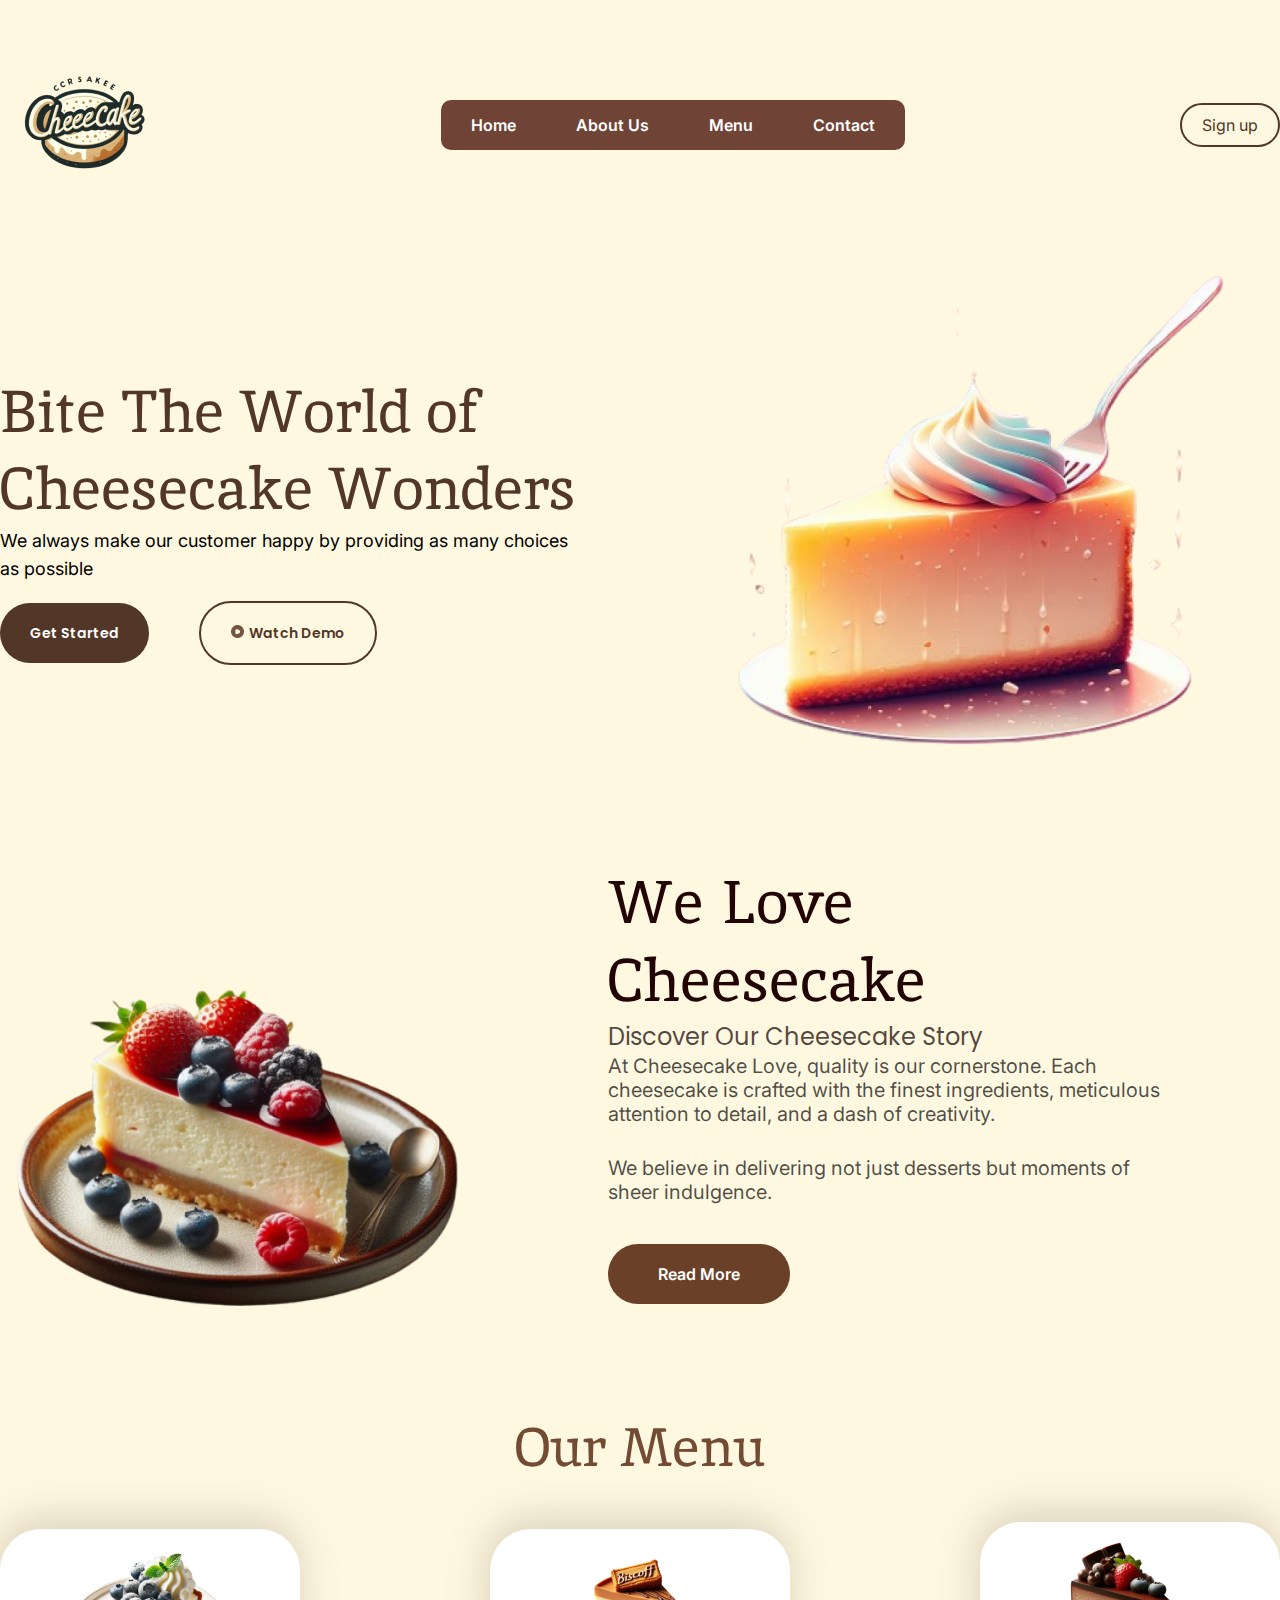
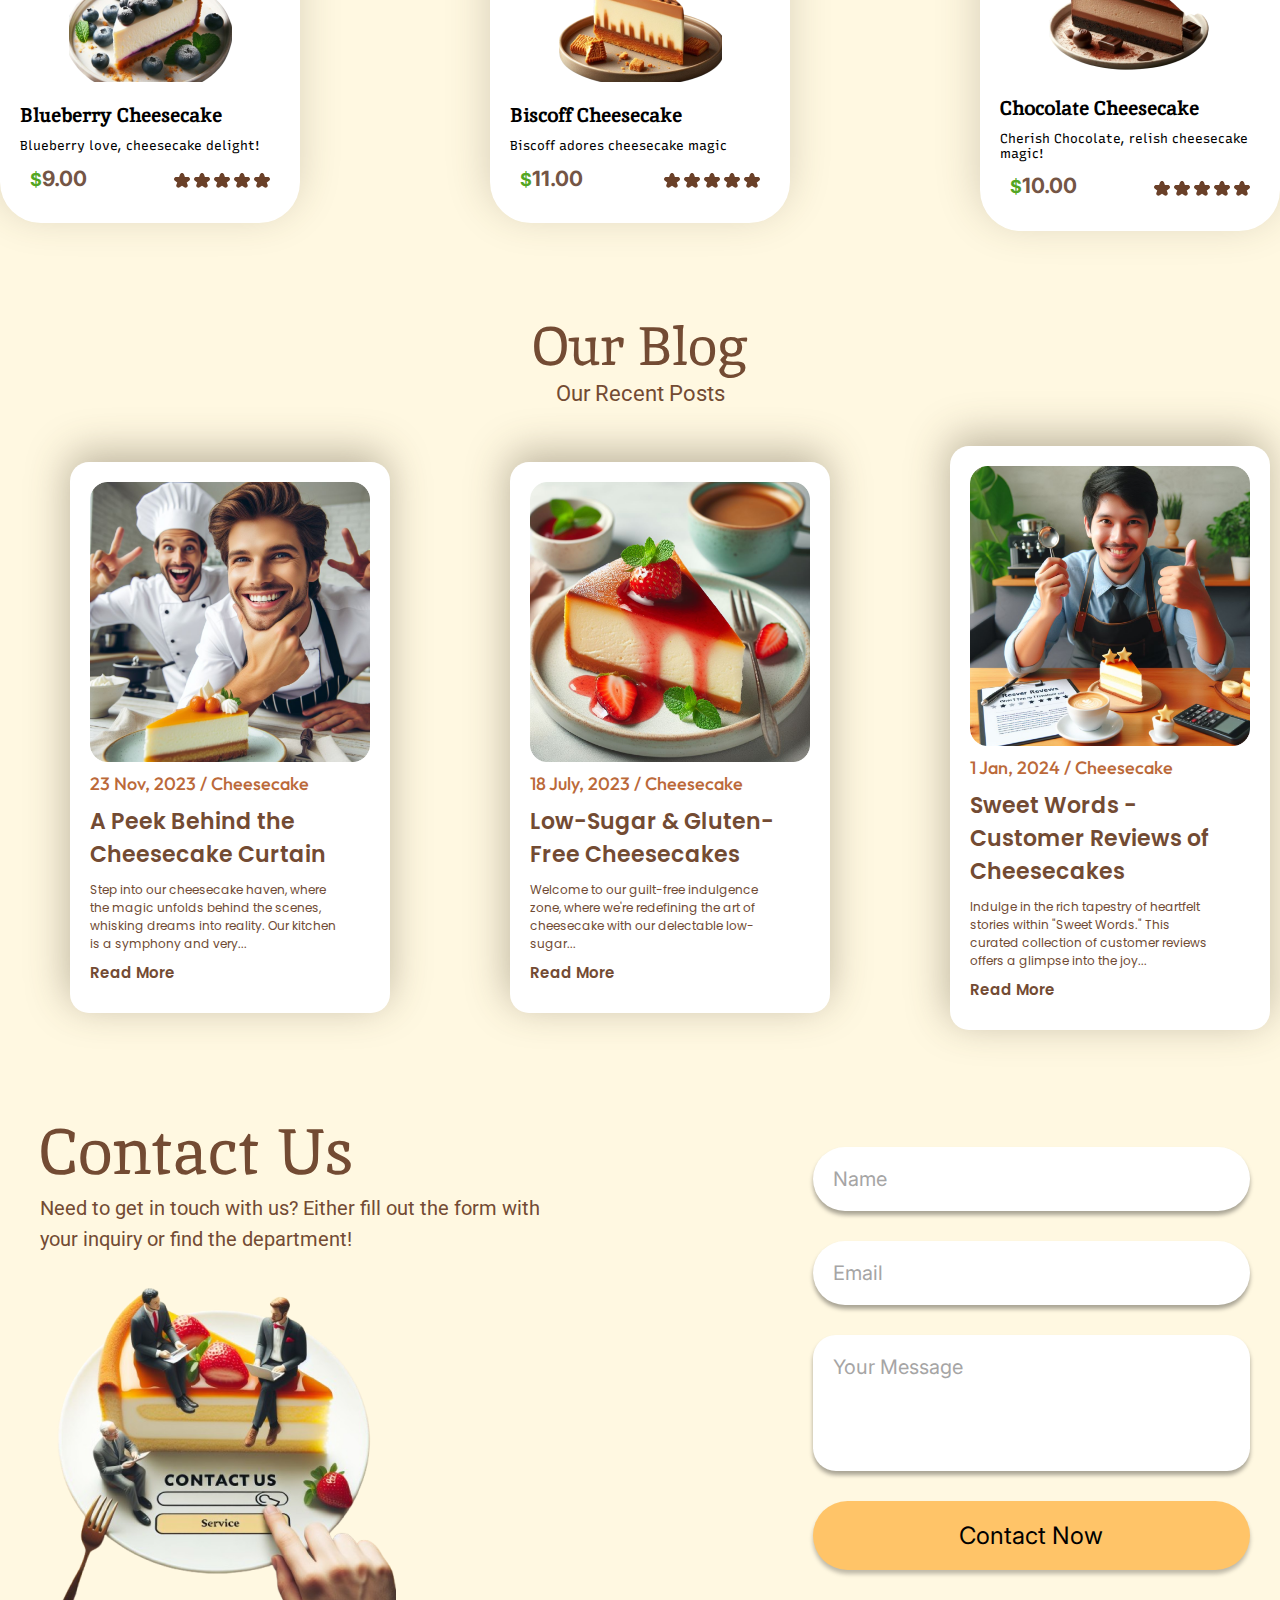
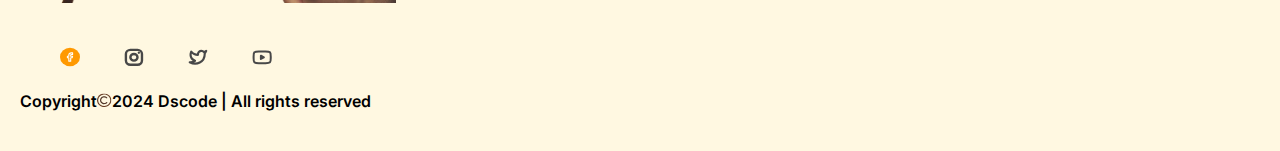
<file: index.html>
<!DOCTYPE html>
<html lang="en">
  <head>
    <meta charset="UTF-8" />
    <meta name="viewport" content="width=device-width, initial-scale=1.0" />
    <title>CheeseCake</title>
    <link rel="stylesheet" href="style.css" />
  </head>
  <body>
    <main>
      <!-- nav-bar -->
      <nav>
        <div class="logo">
          <img src="images/LOGO OF CHEESECAKE.png" />
        </div>
        <div class="menu-section">
          <ul>
            <div class="home">
              <li><a href="#">Home</a></li>
            </div>
            <li><a href="#">About Us</a></li>
            <li><a href="#">Menu</a></li>
            <li><a href="#">Contact</a></li>
          </ul>
        </div>
        <div class="signup-link">
          <a href="#">Sign up</a>
        </div>
      </nav>
      <!-- Landing page -->
      <div class="hero">
        <div class="title">
          <h2>Bite The World of Cheesecake Wonders</h2>
          <p>
            We always make our customer happy by providing as many choices as
            possible
          </p>
          <div class="buttons">
            <div class="start-btn">
              <a href="#">Get Started</a>
            </div>
            <div class="watch-btn">
              <a href="#"><img src="images/Vector.png" />Watch Demo</a>
            </div>
          </div>
        </div>
        <div class="main-image">
          <img src="images/Main Image (Home).png" alt="" />
        </div>
      </div>
      <!-- About Us -->
      <div class="about-us">
        <div class="about-image">
          <img src="images/About Us Image.png" alt="" />
        </div>
        <div class="discription">
          <h2>We Love Cheesecake</h2>
          <span>Discover Our Cheesecake Story</span>
          <p>
            At Cheesecake Love, quality is our cornerstone. Each cheesecake is
            crafted with the finest ingredients, meticulous attention to detail,
            and a dash of creativity.
          </p>
          <p>
            We believe in delivering not just desserts but moments of sheer
            indulgence.
          </p>
          <a href="#">Read More</a>
        </div>
      </div>
      <!-- Our Menu -->
      <div class="container">
        <h2>Our Menu</h2>
        <div class="our-menu">
          <div class="cake">
            <div class="dish">
              <img src="images/Blueberry Cheesecake Image.png" alt="" />
            </div>
            <h3>Blueberry Cheesecake</h3>
            <p>Blueberry love, cheesecake delight!</p>
            <div class="details">
              <div class="price">
                <p><span>$</span>9.00</p>
              </div>
              <div class="rating">
                <img src="images/fi-sr-star.svg" alt="" />
                <img src="images/fi-sr-star.svg" alt="" />
                <img src="images/fi-sr-star.svg" alt="" />
                <img src="images/fi-sr-star.svg" alt="" />
                <img src="images/fi-sr-star.svg" alt="" />
              </div>
            </div>
          </div>
          <div class="cake">
            <div class="dish">
              <img src="images/cake2.png" alt="" />
            </div>
            <h3>Biscoff Cheesecake</h3>
            <p>Biscoff adores cheesecake magic</p>
            <div class="details">
              <div class="price">
                <p><span>$</span>11.00</p>
              </div>
              <div class="rating">
                <img src="images/fi-sr-star.svg" alt="" />
                <img src="images/fi-sr-star.svg" alt="" />
                <img src="images/fi-sr-star.svg" alt="" />
                <img src="images/fi-sr-star.svg" alt="" />
                <img src="images/fi-sr-star.svg" alt="" />
              </div>
            </div>
          </div>
          <div class="cake">
            <div class="dish">
              <img src="images/cake3.png" alt="" />
            </div>
            <h3>Chocolate Cheesecake</h3>
            <p>Cherish Chocolate, relish cheesecake magic!</p>
            <div class="details">
              <div class="price">
                <p><span>$</span>10.00</p>
              </div>
              <div class="rating">
                <img src="images/fi-sr-star.svg" alt="" />
                <img src="images/fi-sr-star.svg" alt="" />
                <img src="images/fi-sr-star.svg" alt="" />
                <img src="images/fi-sr-star.svg" alt="" />
                <img src="images/fi-sr-star.svg" alt="" />
              </div>
            </div>
          </div>
        </div>
      </div>
      <!-- Our Blog -->
      <div class="container2">
        <h2>Our Blog</h2>
        <p class="posts">Our Recent Posts</p>
        <div class="our-blogs">
          <div class="cards">
            <div class="profile">
              <img src="images/IMAGE FOR BLOG 1.png" alt="" />
            </div>
            <p>23 Nov, 2023 / Cheesecake</p>
            <h3>A Peek Behind the Cheesecake Curtain</h3>
            <div class="info">
              <p>
                Step into our cheesecake haven, where the magic unfolds behind
                the scenes, whisking dreams into reality. Our kitchen is a
                symphony and very...
              </p>
            </div>
            <a href="#">Read More</a>
          </div>
          <div class="cards">
            <div class="profile">
              <img src="images/Image Blog 2.png" alt="" />
            </div>
            <p>18 July, 2023 / Cheesecake</p>
            <h3>Low-Sugar & Gluten-Free Cheesecakes</h3>
            <div class="info">
              <p>
                Welcome to our guilt-free indulgence zone, where we're
                redefining the art of cheesecake with our delectable
                low-sugar...
              </p>
            </div>
            <a href="#">Read More</a>
          </div>
          <div class="cards">
            <div class="profile">
              <img src="images/Image Blog 3.png" alt="" />
            </div>
            <p>1 Jan, 2024 / Cheesecake</p>
            <h3>Sweet Words - Customer Reviews of Cheesecakes</h3>
            <div class="info">
              <p>
                Indulge in the rich tapestry of heartfelt stories within "Sweet
                Words." This curated collection of customer reviews offers a
                glimpse into the joy...
              </p>
            </div>
            <a href="#">Read More</a>
          </div>
        </div>
      </div>
      <div class="container3">
        <div class="contact-us">
          <h1>Contact Us</h1>
          <p>
            Need to get in touch with us? Either fill out the form with your
            inquiry or find the department!
          </p>
          <img src="images/contact_us.png" alt="" />
        </div>
        <div class="contact-form">
          <form action="">
            <input type="text" name="" id="" placeholder="Name" />
            <input type="email" name="" id="" placeholder="Email" />
            <textarea rows="4" cols="50" placeholder="Your Message"></textarea>
            <button>Contact Now</button>
          </form>
        </div>
      </div>
      <div class="social-icons">
        <a href=""><img src="images/facebook.svg" alt="" /></a>
        <a href=""><img src="images/icon _instagram_.svg" alt="" /></a>
        <a href=""><img src="images/icon _twitter_.svg" alt="" /></a>
        <a href=""><img src="images/icon _youtube_.svg" alt="" /></a>
        <p class="copy-right">
          Copyright<img src="images/fi-rr-copyright.svg" />2024 Dscode | All
          rights reserved
        </p>
      </div>
    </main>
  </body>
</html>
</file>
<file: style.css>
@import url('https://fonts.googleapis.com/css2?family=Inter&display=swap');
@import url('https://fonts.googleapis.com/css2?family=Inika&display=swap');
@import url('https://fonts.googleapis.com/css2?family=Outfit&family=Poppins&family=Recursive&family=Roboto&display=swap');

*{
  padding: 0;
  margin: 0;
  box-sizing: border-box;
}
body{
  background-color: #FFF8E1;
}
main{
  max-width: 1300px;
  margin: 40px auto;  
  /* background-color: lightcoral; */
}
/* Landing page */
.logo img{
  width: 165px;
}
nav{
  width: 100%;
  display:  flex;
  align-items: center;
  justify-content: space-between;
  font-family: 'Inter';
  /* position: -webkit-sticky;
  position: sticky;
  top: 0; */
 
}
.menu-section ul{
  display: flex;
  background-color: #6F4436;
  border-radius: 10px;
}
.menu-section li{
  padding: 15px 30px;
  list-style: none;
  font-size: 16px;
  font-weight: 600;
}
.menu-section a:hover{
  color: rgb(250, 217, 154);
  transition: .5ms ease-in-out;
}
.menu-section a{
  text-decoration: none;
  color: #FFFFFF;
}
.signup-link a{
  color: #523728;
  text-decoration: none;
  border: 2px solid #523728;
  padding: 10px 20px;
  border-radius: 38px;
}
.signup-link a:hover{
  background-color: rgb(250, 217, 154);
  color: #FFFFFF;
}
.hero{
  display: flex;
  align-items: center;
}
.main-image img{
  width: 663px;
  height: 633px;
}
.title{
  padding-right: 30px;
}
.title h2{
  font-family: 'Inika', serif;
  font-size: 59px;
  font-weight: 400;
  color: #523728;
}
.title p{
  font-family: 'Inter';
  font-size: 18px;
  font-weight: 400;
  line-height: 28px;
}
.title a{
  text-decoration: none;
  font-family: 'Poppins', sans-serif;
  line-height: 100px;
  font-weight: 600;
  font-size: 14px;
}
.buttons{
  display: flex;
  align-items: center;
}
.start-btn a{
  /* display: block; */
  color: #FFFFFF;
  background-color: #523728;
  padding: 20px 30px;
  border-radius: 50px;
}
.start-btn a:hover{
  color: rgb(250, 217, 154);
}
.watch-btn a:hover{
  background-color: rgb(250, 217, 154);
  color: #ffffff;
}
.watch-btn{
  margin-left: 50px;
}
.watch-btn a{
  color: #523728;
  border: 2px solid #523728;
  padding: 20px 30px;
  border-radius: 50px;
}
.watch-btn img{
  width: 13px;
  height: 13px;
  margin-right: 5px;
}
/* About us Page */
.about-us{
  display: flex;
  align-items: center;
}
.about-image img{
  width: 458px;
}
.discription{
  margin-left: 50px;
  padding:0 100px ;
}
.discription h2{
  font-size: 60px;
  font-family: 'Inika', serif;
  font-weight: 400;
  color: #220404;
}
.discription span{
  font-size: 24px;
  font-family: 'Poppins', sans-serif;
  color:#1B0B0BBF;
}
.discription p{
  font-family: 'Inter';
  font-size: 20px;
  line-height: 24px;
  color: #000000B2;
  padding: 0 20px 30px 0;
}
.discription a{
  color: #FFFFFF;
  background-color: #6A4028;
  padding: 20px 50px;
  border-radius: 100px;
  font-family: 'Inter';
  text-decoration: none;
  font-weight: 600;
  line-height: 80px;
}
.discription a:hover{
  color: rgb(250, 217, 154);
}
/* Our Menu */
.container{
  margin-bottom: 40px;
}
.container h2{
  display: flex;
  align-items: center;
  justify-content: center;
  font-family: 'Inika', serif;
  font-size: 54px;
  font-weight: 400;
  margin-top: 80px;
  margin-bottom: 40px;
  color: #734B33;
}
.our-menu{
  display: flex;
  align-items: center;
  justify-content: space-between;
}
.dish{
  display: flex;
  align-items: center;
  justify-content: center;
}
.dish img{
  width: 163px;
  height: 133px;
  object-fit:cover;
}
.cake{
  width: 300px;
  background-color: #FFFFFF;
  box-shadow: -2px -9px 42px 1px #4D422C36;
  padding: 20px 10px;
  border-radius: 41px;
}
.cake h3{
  font-size: 20px;
  font-family: 'Inika', serif;
  font-weight: 700;
  padding:20px 50px 10px 10px;
}
.cake p{
  font-size: 13px;
  font-weight: 400;
  font-family: 'Recursive', sans-serif;
  padding:0px 10px 10px;
}
.details{
  display: flex;
  align-items: center;
  justify-content: space-between;
  line-height: 40px;
  padding: 0px 20px 0px 10px;;
}
.price p{
  font-size: 21px;
  color: #745545;
  font-family: 'Inter';
  font-weight: 700;
  line-height: 25px;
}
.price span{
  font-size: 18px;
  color: #53A623;
  font-family: 'Inter';
  font-weight: 700;
  line-height: 21px;
}
/* Our Blog */
.container2 h2{
  display: flex;
  align-items: center;
  justify-content: center;
  font-family: 'Inika', serif;
  font-size: 54px;
  font-weight: 400;
  margin-bottom: 0;
  margin-top: 80px;
  color: #734B33;
}
.posts{
  display: flex;
  align-items: center;
  justify-content: center;
  font-family:'Roboto', sans-serif;
  color: #734B33;
  font-size: 22px;
  font-weight: 400;
  margin: 0 0 40px 0;
}
.our-blogs{
  display: flex;
  align-items: center;
  justify-content: space-between;
}
.profile{
  display: flex;
  align-items: center;
}
.profile img{
  width: 280px;
  height: 280px;
}
.cards{ 
  background-color: #FFFFFF;
  margin-right: 50px;
  margin-left: 70px;
  border-radius: 19px;
  padding: 20px 20px;
  box-shadow: -2px -9px 42px 0px #4D422C61;
}
.cards p{
  color:#BB6939;
  font-size: 18px;
  font-family: 'Outfit', sans-serif;
  font-weight: 500;
  padding: 10px 0 ;
  margin: 0;
}
.cards h3{
  font-size: 22px;
  font-family: 'Poppins', sans-serif;
  font-weight: 600;
  line-height: 33px;
  color: #734B33;
}
.info p{
  color: #704B33;
  font-size: 12px;
  font-family: 'Poppins', sans-serif;
  font-weight: 400;
  line-height: 18px;
  padding: 10px 30px 0 0;
}
.cards a{
  text-decoration: none;
  line-height: 40px;
  font-size: 15px;
  font-family: 'Poppins', sans-serif;
  font-weight: 600;
  color: #734B33;
}
/* contact us */
.container3{
  margin-top: 80px;
  display: flex;
  align-items: center;
  margin-left: 40px;
}
.contact-us{
  padding: 0 225px 0 0;
}
.contact-us img{
  width: 356px;
  height: 348px;
}
.contact-us h1{
  font-size: 64px;
  font-family: 'Inika', serif;
  color: #734B33;
  font-weight: 400;
}
.contact-us p{
  font-size: 20px;
  line-height: 31px;
  font-family:'Roboto', sans-serif;
  font-weight: 400;
  color: #734B33; 
}
form{
  display: grid;
}
.contact-form{
  padding: 0 30px;
  /* margin-right: 60px; */
}
input::placeholder{
  font-size: 20px;
  font-family: 'Inter',sans-serif;
  color: #a6a5a5;
  font-weight: 400;
}
form input{
  font-size: 20px;
  margin-bottom: 30px;
  outline: none;
  border: none;
  padding: 20px ;
  color: #686868;
  font-family: 'Inter',sans-serif;
  border-radius: 60px;
  box-shadow: 0px 4px 4px 0px #00000057; 
}
textarea{
  resize: none;
  margin-bottom: 30px;
  outline: none;
  border: none;
  box-shadow: 0px 4px 4px 0px #00000057;
  border-radius: 23px;
  padding: 20px; 
  color: #686868;
  font-family: 'Inter',sans-serif;
  font-size: 20px;
  overflow: hidden;
}
textarea::placeholder{
  font-size: 20px;
  font-family: 'Inter',sans-serif;
  color: #a6a5a5;
  font-weight: 400;
}
button{
  border: none;
  font-size: 24px;
  font-family: 'Inter',sans-serif;
  background-color: #FFC468;
  color: #000000;
  text-align: center;
  padding: 20px;
  border-radius: 60px;
  box-shadow: 0px 4px 4px 0px #00000040;
  cursor: pointer;
}
button:hover{
  color: #f17929;
  background-color: #734B33;
  transition: .1s ease-in-out;
}
.social-icons img{
  width: 20px;
  height: 20px;
  margin-left: 40px;
}
.social-icons{
  margin-top: 40px;
  margin-left: 20px;
}
.social-icons p{
  font-size: 16px;
  font-family: 'Inter',sans-serif;
  font-weight: 600;
  margin-bottom: 20px;
  margin-top: 20px;
}
.copy-right{
  display: flex;
  align-items: center;
}
.copy-right img{
  width: 15px;
  height: 15px;
  margin-left: 0;
}
@media  screen and (max-width: 769px){
  .menu-section li{
    padding: 10px 20px;
    font-size: 16px;
    font-weight: 400;
  }
  .logo img{
    width: 100px;
  }
  .main-image img{
    width: 350px;
    height: 350px;
  }
  .title h2{
    font-size: 35px;
  }
  .hero{
    padding: 0 10px;
  }
  .title{
    padding: 0;
  }
  .watch-btn{
    margin: 0 0 0 10px;
  }
  .about-image img{
    width: 300px;
    height: 300px;
  }
  .discription{
    margin: 0;
    padding: 0 0 0 30px;
  }
  .discription h2{
    font-size: 35px;
  }
  .discription p{
    font-size: 18px;
    padding: 0 10px 10px 0;
  }
  .container h2{
    font-size: 34px;
    text-align: center;
    margin: 30px 0;
  }
  .our-menu{
    flex-direction: row;
    gap: 30px;
    padding: 0 15px;
  }
  .dish img{
    width: 100px;
    height: 100px;
  }
  .cake{
    border-radius: 20px;
  }
  .cake h3{
    text-align: center;
    padding: 10px 0 0;
  }
  .cake p{
    padding: 0;
    text-align: center;
  }
  .container2 h2{
    text-align: center;
    font-size: 40px;
  }
  .posts{
    font-size: 20px;
    text-align: center;
  }
  .profile img{
    width: 180px;
    height: 180px;
  }
  .cards{
    margin: 0 20px;
    height: 450px;
  }
  .cards h3{
    font-size: 14px;
    line-height: 22px;
  }
  .cards p{
    font-size: 14px;
  }
  .info p{
    padding: 0;
    font-size: 12px;
    text-align: start;
  }
  .container3{
    margin: 30px 30px;
  }
  .contact-us{
    padding: 0 10px;
  }
  .contact-us h1{
    font-size: 42px;
  }
  .contact-us p{
    font-size: 16px;
  }
  .contact-us img{
    width: 300px;
    height: 300px;
  }
  .contact-form{
    padding: 0 10px;
  }
  form input{
    padding: 15px;
    border-radius: 30px;
  }
  textarea{
    padding: 15px;
    border-radius: 10px;
  }
  button{
    padding: 10px;
    font-size: 20px;
  }
   .copy-right{
    font-size: 12px;
  }
}
@media  screen and (max-width: 426px){
  .menu-section{
    display: none;
  }
  .logo{
    padding-left:10px ;
  }
  .logo img{
    width: 100px;
    height: 100px;
  }
  .signup-link{
    padding-right:10px ;
  }
  .hero{
    flex-direction: column-reverse;
  }
  .main-image img{
    width: 300px;
    height: 300px;
  }
  .title{
    padding: 0 10px 0 10px;
    text-align: center;
  }
  .title h2{
    font-size: 40px;
  }
  .title p{
    font-size: 16px;
  }
  .discription{
    padding: 0 10px 0 10px;
    text-align: center;
    margin: 0;
  }
  .discription h2{
    font-size: 30px;
  }
  .discription span{
    font-size: 20px;
  }
  .discription p{
    font-size: 16px;
    padding-right: 0;
  }
  .buttons{
    flex-direction: column;
  }
  .watch-btn{
    margin: 0;
  }
  .about-us{
    flex-direction: column;
  }
  .about-image img{
    width: 300px;
  }
  .our-menu{
    flex-direction: column;
    padding-left: 30px;
    gap: 40px;
  }
  .container h2{
    font-size: 30px;
    margin-top: 20px;
  }
  .our-blogs{
    flex-direction: column;
    gap: 40px;
  }
  .profile img{
    width: 280px;
    height: 280px;
  }
  .cards{
    height: 480px;
    margin:0 50px;
  }
  .contact-us{
    padding: 0;
    text-align: center;
    margin-top: 20px;
  }
  .contact-us h1{
    font-size: 40px;
  }
  .contact-us p{
    font-size: 16px;
  }
  .contact-us img{
    width: 300px;
    height: 300px;
  }
  .container3{
    flex-direction: column;
    margin: 0;
  }
  .contact-form{
    padding: 0 10px;
    margin-top: 20px;
  }
}
@media  screen and (max-width: 321px){
  .our-menu{
    padding: 0;
  }
  .cards{
    margin: 0;
  }
  .container2{
    padding: 0 10px 0 20px;
  }
  .profile img{
    width: 250px;
    height: 250px;
  }
  .cards h3{
    font-size: 18px;
  }
  .cards p{
    padding: 0;
  }
  .container3{
    padding-left:10px ;
  }
  form input{
    width: 100%;
    font-size: 18px;
    margin-bottom: 20px;
    padding: 15px ;
    border-radius: 30px; 
  }
  input::placeholder{
    font-size: 18px;
  }
  textarea::placeholder{
    font-size: 18px;
  }
}
</file>
